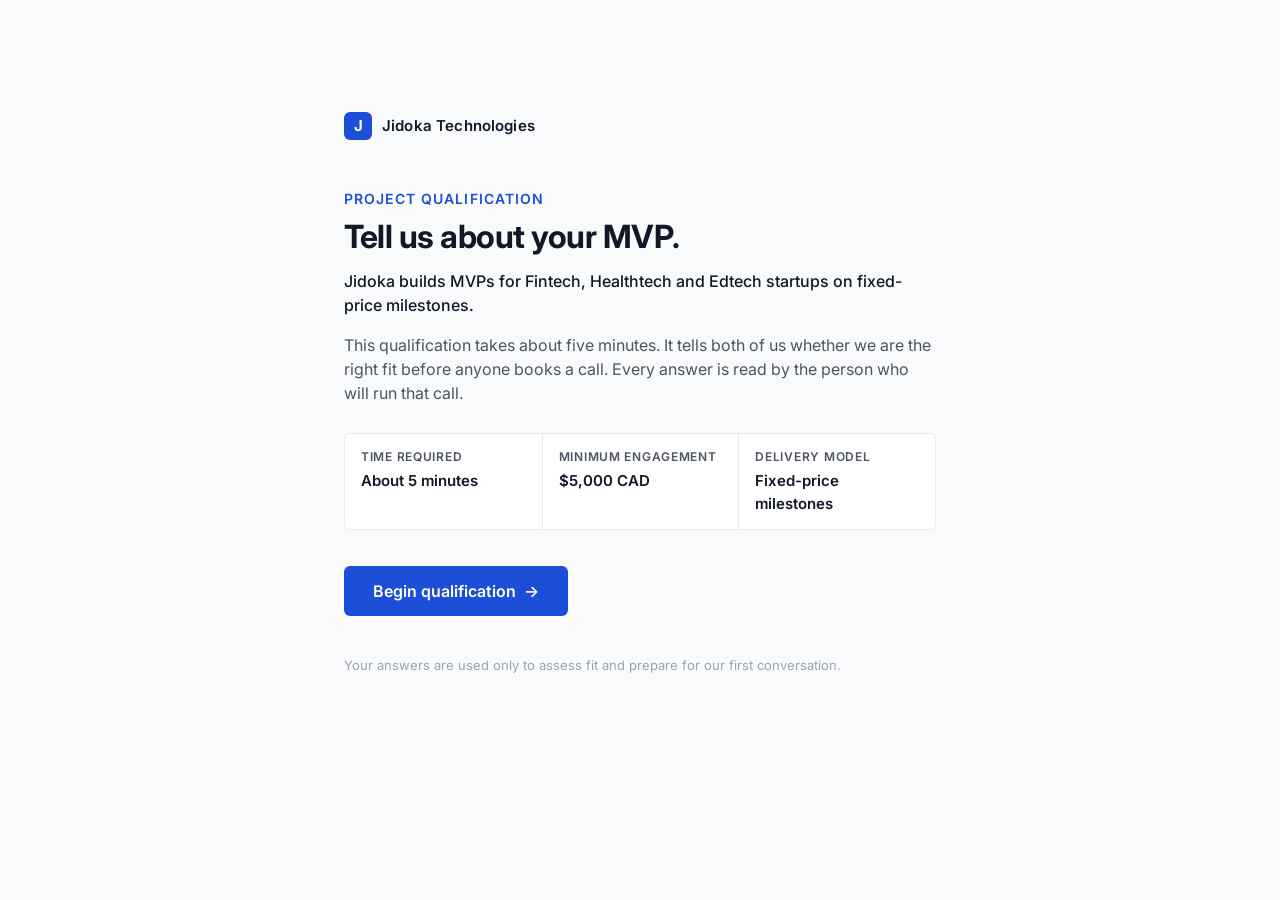
<file: index.html>
<!DOCTYPE html>
<html lang="en">
<head>
  <meta charset="UTF-8" />
  <meta name="viewport" content="width=device-width, initial-scale=1.0" />
  <title>Project Qualification — Jidoka Technologies</title>
  <meta name="description" content="Jidoka builds MVPs for Fintech, Healthtech and Edtech startups. Start with a 5-minute project qualification." />
  <link rel="preconnect" href="https://fonts.googleapis.com" />
  <link rel="preconnect" href="https://fonts.gstatic.com" crossorigin />
  <link href="https://fonts.googleapis.com/css2?family=Inter:wght@400;500;600;700&display=swap" rel="stylesheet" />
  <link rel="stylesheet" href="css/styles.css" />
</head>
<body>

  <!-- =========================================================
       PROGRESS BAR
       ========================================================= -->
  <div class="progress" id="progress" aria-hidden="true">
    <div class="progress__track">
      <div class="progress__fill" id="progressFill"></div>
    </div>
    <div class="progress__meta">
      <span class="progress__label" id="progressLabel">Step 1 of 5</span>
      <span class="progress__saved" id="savedIndicator">Saved</span>
    </div>
  </div>
  <div class="sr-only" role="status" aria-live="polite" id="liveRegion"></div>

  <main class="shell">
    <form id="intakeForm" novalidate autocomplete="on">
      <!-- Spam trap: real people never see or fill this -->
      <input type="text" name="_gotcha" id="q-gotcha" tabindex="-1" autocomplete="off" aria-hidden="true" style="position:absolute;left:-9999px;width:1px;height:1px;opacity:0" />

      <!-- =========================================================
           SCREEN 0 — WELCOME
           ========================================================= -->
      <section class="screen welcome is-active" data-screen="0" aria-labelledby="h-welcome" tabindex="-1">
        <div class="fade">
          <div class="brand">
            <span class="brand__mark" aria-hidden="true">J</span>
            <span class="brand__name">Jidoka Technologies</span>
          </div>

          <span class="section-kicker">Project qualification</span>
          <h1 id="h-welcome">Tell us about your MVP.</h1>

          <div class="lede">
            <p>Jidoka builds MVPs for Fintech, Healthtech and Edtech startups on fixed-price milestones.</p>
            <p>This qualification takes about five minutes. It tells both of us whether we are the right fit before anyone books a call. Every answer is read by the person who will run that call.</p>
          </div>

          <dl class="terms" aria-label="Engagement terms">
            <div><dt>Time required</dt><dd>About 5 minutes</dd></div>
            <div><dt>Minimum engagement</dt><dd>$5,000 CAD</dd></div>
            <div><dt>Delivery model</dt><dd>Fixed-price milestones</dd></div>
          </dl>

          <div>
            <button type="button" class="btn btn--primary btn--lg" data-action="start">Begin qualification <span class="arrow" aria-hidden="true">→</span></button>
            <p class="resume-note" id="resumeNote" hidden>
              Your previous answers are saved. <button type="button" data-action="resume">Resume where you left off</button>
            </p>
          </div>

          <p class="fineprint">Your answers are used only to assess fit and prepare for our first conversation.</p>
        </div>
      </section>

      <!-- =========================================================
           SCREEN 1 — CONTACT
           ========================================================= -->
      <section class="screen" data-screen="1" data-step="1" aria-labelledby="h-s1" tabindex="-1">
        <div class="fade">
          <header class="section-head">
            <span class="section-kicker">01 · Contact</span>
            <h2 id="h-s1">Who are we speaking with?</h2>
          </header>

          <div class="question" data-question="name" data-required="true" data-type="text">
            <label class="question__label" for="q-name">Full name<span class="req" aria-hidden="true">*</span></label>
            <div class="question__body">
              <input class="input" id="q-name" name="name" type="text" autocomplete="name" placeholder="Dami Adeyemi" aria-required="true" aria-describedby="err-name" />
            </div>
            <div class="error" id="err-name" role="alert"><span>Required.</span></div>
          </div>

          <div class="question" data-question="role" data-required="true" data-type="text">
            <label class="question__label" for="q-role">Role / title<span class="req" aria-hidden="true">*</span></label>
            <div class="question__body">
              <input class="input" id="q-role" name="role" type="text" autocomplete="organization-title" placeholder="Co-founder &amp; CEO" aria-required="true" aria-describedby="err-role" />
            </div>
            <div class="error" id="err-role" role="alert"><span>Required.</span></div>
          </div>

          <div class="question" data-question="email" data-required="true" data-type="email">
            <label class="question__label" for="q-email">Work email<span class="req" aria-hidden="true">*</span></label>
            <div class="question__body">
              <input class="input" id="q-email" name="email" type="email" inputmode="email" autocomplete="email" placeholder="dami@company.com" aria-required="true" aria-describedby="err-email" />
            </div>
            <div class="error" id="err-email" role="alert"><span>Enter a valid email address.</span></div>
          </div>

          <div class="question" data-question="company" data-required="true" data-type="text">
            <label class="question__label" for="q-company">Company name<span class="req" aria-hidden="true">*</span></label>
            <div class="question__body">
              <input class="input" id="q-company" name="company" type="text" autocomplete="organization" placeholder="Tallyspring Inc." aria-required="true" aria-describedby="err-company" />
            </div>
            <div class="error" id="err-company" role="alert"><span>Required.</span></div>
          </div>

          <div class="question" data-question="source" data-type="select">
            <label class="question__label" for="q-source">How did you hear about Jidoka?<span class="opt">Optional</span></label>
            <div class="question__body">
              <select class="select" id="q-source" name="source">
                <option value="">Select…</option>
                <option>Referral or past client</option>
                <option>LinkedIn</option>
                <option>Search engine</option>
                <option>Newsletter or article</option>
                <option>Lead magnet (checklist, calculator)</option>
                <option>Agency directory</option>
                <option>Other</option>
              </select>
            </div>
          </div>

          <div class="nav">
            <button type="button" class="btn btn--ghost" data-action="back">← Back</button>
            <span class="kbd-hint">or press <kbd>Enter ↵</kbd></span>
            <button type="button" class="btn btn--primary" data-action="next">Continue <span class="arrow" aria-hidden="true">→</span></button>
          </div>
        </div>
      </section>

      <!-- =========================================================
           SCREEN 2 — FIT CHECK (THE GATEKEEPERS)
           ========================================================= -->
      <section class="screen" data-screen="2" data-step="2" data-gate="true" aria-labelledby="h-s2" tabindex="-1">
        <div class="fade">
          <header class="section-head">
            <span class="section-kicker">02 · Fit check</span>
            <h2 id="h-s2">Three questions that decide fit.</h2>
            <p class="helper">We work in a narrow lane so we can deliver well inside it. Answer accurately; there is no advantage in stretching.</p>
          </header>

          <div class="question" data-question="industry" data-required="true" data-type="select">
            <label class="question__label" for="q-industry">Industry<span class="req" aria-hidden="true">*</span></label>
            <div class="question__body">
              <select class="select" id="q-industry" name="industry" aria-required="true" aria-describedby="err-industry">
                <option value="">Select industry…</option>
                <option value="Fintech">Fintech</option>
                <option value="Healthtech">Healthtech</option>
                <option value="Edtech">Edtech</option>
                <option value="Other">Other</option>
              </select>
            </div>
            <div class="error" id="err-industry" role="alert"><span>Select an industry.</span></div>
          </div>

          <div class="question" data-question="projectType" data-required="true" data-type="select">
            <label class="question__label" for="q-projectType">Project type<span class="req" aria-hidden="true">*</span></label>
            <div class="question__body">
              <select class="select" id="q-projectType" name="projectType" aria-required="true" aria-describedby="err-projectType">
                <option value="">Select project type…</option>
                <option value="New MVP">New MVP</option>
                <option value="Legacy PHP">Legacy PHP</option>
                <option value="Crypto/Blockchain">Crypto/Blockchain</option>
                <option value="Other">Other</option>
              </select>
            </div>
            <div class="error" id="err-projectType" role="alert"><span>Select a project type.</span></div>
          </div>

          <div class="question" data-question="budget" data-required="true" data-type="select">
            <label class="question__label" for="q-budget">Budget<span class="req" aria-hidden="true">*</span>
              <span class="question__aside">The amount set aside for this build, in Canadian dollars.</span>
            </label>
            <div class="question__body">
              <select class="select" id="q-budget" name="budget" aria-required="true" aria-describedby="err-budget">
                <option value="">Select budget range…</option>
                <option value="Under $5,000 CAD">Under $5,000 CAD</option>
                <option value="$5,000–$15,000 CAD">$5,000–$15,000 CAD</option>
                <option value="$15,000+ CAD">$15,000+ CAD</option>
              </select>
            </div>
            <div class="error" id="err-budget" role="alert"><span>Select a budget range.</span></div>
          </div>

          <div class="nav">
            <button type="button" class="btn btn--ghost" data-action="back">← Back</button>
            <button type="button" class="btn btn--primary" data-action="next">Continue <span class="arrow" aria-hidden="true">→</span></button>
          </div>
        </div>
      </section>

      <!-- =========================================================
           SCREEN 3 — THE PROBLEM
           ========================================================= -->
      <section class="screen" data-screen="3" data-step="3" aria-labelledby="h-s3" tabindex="-1">
        <div class="fade">
          <header class="section-head">
            <span class="section-kicker">03 · The problem</span>
            <h2 id="h-s3">What needs solving, and why now?</h2>
          </header>

          <div class="question" data-question="problem" data-required="true" data-type="text">
            <label class="question__label" for="q-problem">The problem<span class="req" aria-hidden="true">*</span>
              <span class="question__aside">What is broken today, who feels it, and what is prompting you to act now?</span>
            </label>
            <div class="question__body">
              <textarea class="textarea" id="q-problem" name="problem" rows="4" placeholder="Freelancers can't see next month's cash flow. A credit-union pilot starts in January and we need a working product for it." aria-required="true" aria-describedby="err-problem"></textarea>
            </div>
            <div class="error" id="err-problem" role="alert"><span>Required.</span></div>
          </div>

          <fieldset class="question" data-question="currentSolution" data-required="true" data-type="single">
            <legend class="question__label" id="lbl-current">Current solution<span class="req" aria-hidden="true">*</span></legend>
            <div class="question__body">
              <div class="cards cards--stack" role="radiogroup" aria-labelledby="lbl-current" aria-required="true" aria-describedby="err-currentSolution">
                <button type="button" class="card card--row" role="radio" aria-checked="false" data-value="Manual process">
                  <span class="card__text"><span class="card__title">Manual process</span><span class="card__desc">Spreadsheets, email, documents</span></span>
                  <span class="card__check" aria-hidden="true"><svg viewBox="0 0 12 12"><path d="M2 6.5 L5 9 L10 3"/></svg></span>
                </button>
                <button type="button" class="card card--row" role="radio" aria-checked="false" data-value="Off-the-shelf tool">
                  <span class="card__text"><span class="card__title">Off-the-shelf tool</span><span class="card__desc">A SaaS product that no longer fits</span></span>
                  <span class="card__check" aria-hidden="true"><svg viewBox="0 0 12 12"><path d="M2 6.5 L5 9 L10 3"/></svg></span>
                </button>
                <button type="button" class="card card--row" role="radio" aria-checked="false" data-value="Existing in-house product">
                  <span class="card__text"><span class="card__title">Existing in-house product</span><span class="card__desc">A prototype or v0 we want to replace</span></span>
                  <span class="card__check" aria-hidden="true"><svg viewBox="0 0 12 12"><path d="M2 6.5 L5 9 L10 3"/></svg></span>
                </button>
                <button type="button" class="card card--row" role="radio" aria-checked="false" data-value="Nothing yet">
                  <span class="card__text"><span class="card__title">Nothing yet</span><span class="card__desc">A new product for a new market</span></span>
                  <span class="card__check" aria-hidden="true"><svg viewBox="0 0 12 12"><path d="M2 6.5 L5 9 L10 3"/></svg></span>
                </button>
                <button type="button" class="card card--row" role="radio" aria-checked="false" data-value="Other" data-reveal="reveal-other" aria-controls="reveal-other">
                  <span class="card__text"><span class="card__title">Other</span><span class="card__desc">Describe it below</span></span>
                  <span class="card__check" aria-hidden="true"><svg viewBox="0 0 12 12"><path d="M2 6.5 L5 9 L10 3"/></svg></span>
                </button>
              </div>
              <div class="reveal" id="reveal-other" aria-hidden="true">
                <div class="reveal__inner">
                  <label class="sr-only" for="q-currentSolutionOther">Describe your current solution.</label>
                  <input class="input" id="q-currentSolutionOther" name="currentSolutionOther" type="text" placeholder="Describe your current solution." tabindex="-1" />
                </div>
              </div>
            </div>
            <div class="error" id="err-currentSolution" role="alert"><span>Select one.</span></div>
          </fieldset>

          <div class="question" data-question="sixMonths" data-required="true" data-type="text">
            <label class="question__label" for="q-sixMonths">6-month vision<span class="req" aria-hidden="true">*</span>
              <span class="question__aside">If the MVP works, what is measurably different six months after launch?</span>
            </label>
            <div class="question__body">
              <textarea class="textarea" id="q-sixMonths" name="sixMonths" rows="3" placeholder="50 freelancers using it weekly in the pilot; seed round closed on the back of the results." aria-describedby="err-sixMonths"></textarea>
            </div>
            <div class="error" id="err-sixMonths" role="alert"><span>Required.</span></div>
          </div>

          <div class="nav">
            <button type="button" class="btn btn--ghost" data-action="back">← Back</button>
            <button type="button" class="btn btn--primary" data-action="next">Continue <span class="arrow" aria-hidden="true">→</span></button>
          </div>
        </div>
      </section>

      <!-- =========================================================
           SCREEN 4 — SCOPE
           ========================================================= -->
      <section class="screen" data-screen="4" data-step="4" aria-labelledby="h-s4" tabindex="-1">
        <div class="fade">
          <header class="section-head">
            <span class="section-kicker">04 · Scope</span>
            <h2 id="h-s4">What does version one need to do?</h2>
          </header>

          <fieldset class="question" data-question="platform" data-required="true" data-type="single">
            <legend class="question__label" id="lbl-platform">Platform<span class="req" aria-hidden="true">*</span></legend>
            <div class="question__body">
              <div class="cards cards--4" role="radiogroup" aria-labelledby="lbl-platform" aria-required="true" aria-describedby="err-platform">
                <button type="button" class="card card--tile" role="radio" aria-checked="false" data-value="Web app"><span class="card__title">Web app</span><span class="card__check" aria-hidden="true"><svg viewBox="0 0 12 12"><path d="M2 6.5 L5 9 L10 3"/></svg></span></button>
                <button type="button" class="card card--tile" role="radio" aria-checked="false" data-value="Mobile app"><span class="card__title">Mobile app</span><span class="card__check" aria-hidden="true"><svg viewBox="0 0 12 12"><path d="M2 6.5 L5 9 L10 3"/></svg></span></button>
                <button type="button" class="card card--tile" role="radio" aria-checked="false" data-value="Web and mobile"><span class="card__title">Web and mobile</span><span class="card__check" aria-hidden="true"><svg viewBox="0 0 12 12"><path d="M2 6.5 L5 9 L10 3"/></svg></span></button>
                <button type="button" class="card card--tile" role="radio" aria-checked="false" data-value="Not decided"><span class="card__title">Not decided</span><span class="card__check" aria-hidden="true"><svg viewBox="0 0 12 12"><path d="M2 6.5 L5 9 L10 3"/></svg></span></button>
              </div>
            </div>
            <div class="error" id="err-platform" role="alert"><span>Select one.</span></div>
          </fieldset>

          <fieldset class="question" data-question="features" data-required="true" data-type="multi">
            <legend class="question__label" id="lbl-features">Features<span class="req" aria-hidden="true">*</span><span class="opt">Select all that apply</span></legend>
            <div class="question__body">
              <div class="cards cards--3" role="group" aria-labelledby="lbl-features" aria-describedby="err-features">
                <button type="button" class="card card--tile" role="checkbox" aria-checked="false" data-value="User accounts &amp; roles"><span class="card__title">User accounts &amp; roles</span><span class="card__check" aria-hidden="true"><svg viewBox="0 0 12 12"><path d="M2 6.5 L5 9 L10 3"/></svg></span></button>
                <button type="button" class="card card--tile" role="checkbox" aria-checked="false" data-value="Payments"><span class="card__title">Payments</span><span class="card__check" aria-hidden="true"><svg viewBox="0 0 12 12"><path d="M2 6.5 L5 9 L10 3"/></svg></span></button>
                <button type="button" class="card card--tile" role="checkbox" aria-checked="false" data-value="KYC / identity verification"><span class="card__title">KYC / identity verification</span><span class="card__check" aria-hidden="true"><svg viewBox="0 0 12 12"><path d="M2 6.5 L5 9 L10 3"/></svg></span></button>
                <button type="button" class="card card--tile" role="checkbox" aria-checked="false" data-value="Bank / data sync"><span class="card__title">Bank / data sync</span><span class="card__check" aria-hidden="true"><svg viewBox="0 0 12 12"><path d="M2 6.5 L5 9 L10 3"/></svg></span></button>
                <button type="button" class="card card--tile" role="checkbox" aria-checked="false" data-value="Dashboard"><span class="card__title">Dashboard</span><span class="card__check" aria-hidden="true"><svg viewBox="0 0 12 12"><path d="M2 6.5 L5 9 L10 3"/></svg></span></button>
                <button type="button" class="card card--tile" role="checkbox" aria-checked="false" data-value="Reporting &amp; analytics"><span class="card__title">Reporting &amp; analytics</span><span class="card__check" aria-hidden="true"><svg viewBox="0 0 12 12"><path d="M2 6.5 L5 9 L10 3"/></svg></span></button>
                <button type="button" class="card card--tile" role="checkbox" aria-checked="false" data-value="Scheduling &amp; bookings"><span class="card__title">Scheduling &amp; bookings</span><span class="card__check" aria-hidden="true"><svg viewBox="0 0 12 12"><path d="M2 6.5 L5 9 L10 3"/></svg></span></button>
                <button type="button" class="card card--tile" role="checkbox" aria-checked="false" data-value="Messaging"><span class="card__title">Messaging</span><span class="card__check" aria-hidden="true"><svg viewBox="0 0 12 12"><path d="M2 6.5 L5 9 L10 3"/></svg></span></button>
                <button type="button" class="card card--tile" role="checkbox" aria-checked="false" data-value="Notifications"><span class="card__title">Notifications</span><span class="card__check" aria-hidden="true"><svg viewBox="0 0 12 12"><path d="M2 6.5 L5 9 L10 3"/></svg></span></button>
                <button type="button" class="card card--tile" role="checkbox" aria-checked="false" data-value="Document uploads"><span class="card__title">Document uploads</span><span class="card__check" aria-hidden="true"><svg viewBox="0 0 12 12"><path d="M2 6.5 L5 9 L10 3"/></svg></span></button>
                <button type="button" class="card card--tile" role="checkbox" aria-checked="false" data-value="Admin panel"><span class="card__title">Admin panel</span><span class="card__check" aria-hidden="true"><svg viewBox="0 0 12 12"><path d="M2 6.5 L5 9 L10 3"/></svg></span></button>
                <button type="button" class="card card--tile" role="checkbox" aria-checked="false" data-value="Content / courses"><span class="card__title">Content / courses</span><span class="card__check" aria-hidden="true"><svg viewBox="0 0 12 12"><path d="M2 6.5 L5 9 L10 3"/></svg></span></button>
                <button type="button" class="card card--tile" role="checkbox" aria-checked="false" data-value="Telehealth / video"><span class="card__title">Telehealth / video</span><span class="card__check" aria-hidden="true"><svg viewBox="0 0 12 12"><path d="M2 6.5 L5 9 L10 3"/></svg></span></button>
                <button type="button" class="card card--tile" role="checkbox" aria-checked="false" data-value="AI features"><span class="card__title">AI features</span><span class="card__check" aria-hidden="true"><svg viewBox="0 0 12 12"><path d="M2 6.5 L5 9 L10 3"/></svg></span></button>
                <button type="button" class="card card--tile" role="checkbox" aria-checked="false" data-value="Other" data-reveal="reveal-feature-other" aria-controls="reveal-feature-other"><span class="card__title">Other</span><span class="card__check" aria-hidden="true"><svg viewBox="0 0 12 12"><path d="M2 6.5 L5 9 L10 3"/></svg></span></button>
              </div>
              <div class="reveal" id="reveal-feature-other" aria-hidden="true">
                <div class="reveal__inner">
                  <label class="sr-only" for="q-featuresOther">Other features</label>
                  <input class="input" id="q-featuresOther" name="featuresOther" type="text" placeholder="List any other features." tabindex="-1" />
                </div>
              </div>
              <div class="counter" id="featureCounter" aria-live="polite">No features selected.</div>
            </div>
            <div class="error" id="err-features" role="alert"><span>Select at least one feature.</span></div>
          </fieldset>

          <div class="question" data-question="mustHave" data-required="true" data-type="text">
            <label class="question__label" for="q-mustHave">Launch must-have<span class="req" aria-hidden="true">*</span>
              <span class="question__aside">If v1 could ship with only one capability, which would it be?</span>
            </label>
            <div class="question__body">
              <input class="input" id="q-mustHave" name="mustHave" type="text" placeholder="Cash-flow forecast" aria-required="true" aria-describedby="err-mustHave" list="featureList" />
              <datalist id="featureList"></datalist>
            </div>
            <div class="error" id="err-mustHave" role="alert"><span>Required.</span></div>
          </div>

          <div class="question" data-question="integrations" data-type="text">
            <label class="question__label" for="q-integrations">Required integrations<span class="opt">Optional</span></label>
            <div class="question__body">
              <input class="input" id="q-integrations" name="integrations" type="text" placeholder="Plaid, Stripe, QuickBooks, an EHR, an LMS…" />
            </div>
          </div>

          <fieldset class="question" data-question="compliance" data-type="multi">
            <legend class="question__label" id="lbl-compliance">Compliance requirements<span class="opt">Select all that apply</span></legend>
            <div class="question__body">
              <div class="cards cards--3" role="group" aria-labelledby="lbl-compliance">
                <button type="button" class="card card--tile" role="checkbox" aria-checked="false" data-value="PCI DSS" data-industries="Fintech"><span class="card__title">PCI DSS</span><span class="card__check" aria-hidden="true"><svg viewBox="0 0 12 12"><path d="M2 6.5 L5 9 L10 3"/></svg></span></button>
                <button type="button" class="card card--tile" role="checkbox" aria-checked="false" data-value="FINTRAC / AML" data-industries="Fintech"><span class="card__title">FINTRAC / AML</span><span class="card__check" aria-hidden="true"><svg viewBox="0 0 12 12"><path d="M2 6.5 L5 9 L10 3"/></svg></span></button>
                <button type="button" class="card card--tile" role="checkbox" aria-checked="false" data-value="PHIPA / HIPAA" data-industries="Healthtech"><span class="card__title">PHIPA / HIPAA</span><span class="card__check" aria-hidden="true"><svg viewBox="0 0 12 12"><path d="M2 6.5 L5 9 L10 3"/></svg></span></button>
                <button type="button" class="card card--tile" role="checkbox" aria-checked="false" data-value="FERPA / student data" data-industries="Edtech"><span class="card__title">FERPA / student data</span><span class="card__check" aria-hidden="true"><svg viewBox="0 0 12 12"><path d="M2 6.5 L5 9 L10 3"/></svg></span></button>
                <button type="button" class="card card--tile" role="checkbox" aria-checked="false" data-value="PIPEDA"><span class="card__title">PIPEDA</span><span class="card__check" aria-hidden="true"><svg viewBox="0 0 12 12"><path d="M2 6.5 L5 9 L10 3"/></svg></span></button>
                <button type="button" class="card card--tile" role="checkbox" aria-checked="false" data-value="SOC 2"><span class="card__title">SOC 2</span><span class="card__check" aria-hidden="true"><svg viewBox="0 0 12 12"><path d="M2 6.5 L5 9 L10 3"/></svg></span></button>
                <button type="button" class="card card--tile" role="checkbox" aria-checked="false" data-value="None" data-exclusive="true"><span class="card__title">None</span><span class="card__check" aria-hidden="true"><svg viewBox="0 0 12 12"><path d="M2 6.5 L5 9 L10 3"/></svg></span></button>
                <button type="button" class="card card--tile" role="checkbox" aria-checked="false" data-value="Not sure" data-exclusive="true"><span class="card__title">Not sure</span><span class="card__check" aria-hidden="true"><svg viewBox="0 0 12 12"><path d="M2 6.5 L5 9 L10 3"/></svg></span></button>
              </div>
            </div>
          </fieldset>

          <div class="nav">
            <button type="button" class="btn btn--ghost" data-action="back">← Back</button>
            <button type="button" class="btn btn--primary" data-action="next">Continue <span class="arrow" aria-hidden="true">→</span></button>
          </div>
        </div>
      </section>

      <!-- =========================================================
           SCREEN 5 — TIMELINE & DECISION
           ========================================================= -->
      <section class="screen" data-screen="5" data-step="5" aria-labelledby="h-s5" tabindex="-1">
        <div class="fade">
          <header class="section-head">
            <span class="section-kicker">05 · Timeline &amp; decision</span>
            <h2 id="h-s5">When, who decides, and how we work.</h2>
          </header>

          <fieldset class="question" data-question="timeline" data-required="true" data-type="single">
            <legend class="question__label" id="lbl-timeline">Timeline<span class="req" aria-hidden="true">*</span></legend>
            <div class="question__body">
              <div class="cards cards--stack" role="radiogroup" aria-labelledby="lbl-timeline" aria-required="true" aria-describedby="err-timeline">
                <button type="button" class="card card--row" role="radio" aria-checked="false" data-value="ASAP">
                  <span class="card__text"><span class="card__title">ASAP</span><span class="card__desc">Live in under four weeks</span></span>
                  <span class="card__check" aria-hidden="true"><svg viewBox="0 0 12 12"><path d="M2 6.5 L5 9 L10 3"/></svg></span>
                </button>
                <button type="button" class="card card--row" role="radio" aria-checked="false" data-value="1–3 months">
                  <span class="card__text"><span class="card__title">1–3 months</span><span class="card__desc">A defined launch window</span></span>
                  <span class="card__check" aria-hidden="true"><svg viewBox="0 0 12 12"><path d="M2 6.5 L5 9 L10 3"/></svg></span>
                </button>
                <button type="button" class="card card--row" role="radio" aria-checked="false" data-value="3+ months">
                  <span class="card__text"><span class="card__title">3+ months</span><span class="card__desc">Planning ahead</span></span>
                  <span class="card__check" aria-hidden="true"><svg viewBox="0 0 12 12"><path d="M2 6.5 L5 9 L10 3"/></svg></span>
                </button>
              </div>
            </div>
            <div class="error" id="err-timeline" role="alert"><span>Select a timeline.</span></div>
          </fieldset>

          <div class="question" data-question="hardDate" data-type="text">
            <label class="question__label" for="q-hardDate">What date is driving this timeline?<span class="opt">Optional</span>
              <span class="question__aside">A pilot, a fundraise, a launch event, a contract. Leave blank if there is none.</span>
            </label>
            <div class="question__body">
              <input class="input" id="q-hardDate" name="hardDate" type="text" placeholder="Credit-union pilot starts mid-January" />
            </div>
          </div>

          <fieldset class="question" data-question="decisionMakers" data-required="true" data-type="multi">
            <legend class="question__label" id="lbl-decision">Who signs off on this engagement?<span class="req" aria-hidden="true">*</span><span class="opt">Select all that apply</span></legend>
            <div class="question__body">
              <div class="cards cards--2" role="group" aria-labelledby="lbl-decision" aria-describedby="err-decisionMakers">
                <button type="button" class="card card--row" role="checkbox" aria-checked="false" data-value="Founder / CEO"><span class="card__text"><span class="card__title">Founder / CEO</span></span><span class="card__check" aria-hidden="true"><svg viewBox="0 0 12 12"><path d="M2 6.5 L5 9 L10 3"/></svg></span></button>
                <button type="button" class="card card--row" role="checkbox" aria-checked="false" data-value="CTO / Technical co-founder"><span class="card__text"><span class="card__title">CTO / Technical co-founder</span></span><span class="card__check" aria-hidden="true"><svg viewBox="0 0 12 12"><path d="M2 6.5 L5 9 L10 3"/></svg></span></button>
                <button type="button" class="card card--row" role="checkbox" aria-checked="false" data-value="Other C-level (CFO, COO)"><span class="card__text"><span class="card__title">Other C-level (CFO, COO)</span></span><span class="card__check" aria-hidden="true"><svg viewBox="0 0 12 12"><path d="M2 6.5 L5 9 L10 3"/></svg></span></button>
                <button type="button" class="card card--row" role="checkbox" aria-checked="false" data-value="Board / investors"><span class="card__text"><span class="card__title">Board / investors</span></span><span class="card__check" aria-hidden="true"><svg viewBox="0 0 12 12"><path d="M2 6.5 L5 9 L10 3"/></svg></span></button>
                <button type="button" class="card card--row" role="checkbox" aria-checked="false" data-value="Product or department lead"><span class="card__text"><span class="card__title">Product or department lead</span></span><span class="card__check" aria-hidden="true"><svg viewBox="0 0 12 12"><path d="M2 6.5 L5 9 L10 3"/></svg></span></button>
                <button type="button" class="card card--row" role="checkbox" aria-checked="false" data-value="Not sure" data-exclusive="true"><span class="card__text"><span class="card__title">Not sure</span></span><span class="card__check" aria-hidden="true"><svg viewBox="0 0 12 12"><path d="M2 6.5 L5 9 L10 3"/></svg></span></button>
              </div>
            </div>
            <div class="error" id="err-decisionMakers" role="alert"><span>Select at least one.</span></div>
          </fieldset>

          <div class="question" data-question="decisionNames" data-type="text">
            <label class="question__label" for="q-decisionNames">Names of the decision makers<span class="opt">Optional</span></label>
            <div class="question__body">
              <input class="input" id="q-decisionNames" name="decisionNames" type="text" placeholder="Dami Adeyemi (CEO), Tobi Lawal (CTO)" />
            </div>
          </div>

          <fieldset class="question" data-question="engagement" data-required="true" data-type="single">
            <legend class="question__label" id="lbl-engagement">How do you expect to engage?<span class="req" aria-hidden="true">*</span>
              <span class="question__aside">We scope in a short discovery, then build on fixed-price milestones.</span>
            </legend>
            <div class="question__body">
              <div class="cards cards--stack" role="radiogroup" aria-labelledby="lbl-engagement" aria-required="true" aria-describedby="err-engagement">
                <button type="button" class="card card--row" role="radio" aria-checked="false" data-value="Discovery, then fixed-price milestones">
                  <span class="card__text"><span class="card__title">Discovery, then fixed-price milestones</span><span class="card__desc">Agree scope first, then price it</span></span>
                  <span class="card__check" aria-hidden="true"><svg viewBox="0 0 12 12"><path d="M2 6.5 L5 9 L10 3"/></svg></span>
                </button>
                <button type="button" class="card card--row" role="radio" aria-checked="false" data-value="Hourly / time and materials">
                  <span class="card__text"><span class="card__title">Hourly / time and materials</span><span class="card__desc">Pay for hours as we go</span></span>
                  <span class="card__check" aria-hidden="true"><svg viewBox="0 0 12 12"><path d="M2 6.5 L5 9 L10 3"/></svg></span>
                </button>
                <button type="button" class="card card--row" role="radio" aria-checked="false" data-value="A quote first">
                  <span class="card__text"><span class="card__title">A quote first</span><span class="card__desc">A fixed price before any discovery</span></span>
                  <span class="card__check" aria-hidden="true"><svg viewBox="0 0 12 12"><path d="M2 6.5 L5 9 L10 3"/></svg></span>
                </button>
              </div>
            </div>
            <div class="error" id="err-engagement" role="alert"><span>Select one.</span></div>
          </fieldset>

          <div class="nav">
            <button type="button" class="btn btn--ghost" data-action="back">← Back</button>
            <button type="button" class="btn btn--primary" data-action="next">Review answers <span class="arrow" aria-hidden="true">→</span></button>
          </div>
        </div>
      </section>

      <!-- =========================================================
           SCREEN 6 — REVIEW & SUBMIT
           ========================================================= -->
      <section class="screen closing" data-screen="6" aria-labelledby="h-s6" tabindex="-1">
        <div class="fade">
          <header class="section-head">
            <span class="section-kicker">Review</span>
            <h2 id="h-s6">Confirm and submit<span id="closingName"></span>.</h2>
            <p class="helper">Check your answers below. Use <strong>Edit</strong> to change any of them before you submit.</p>
          </header>

          <dl class="summary" id="summaryList"></dl>

          <div class="closing-actions">
            <button type="button" class="btn btn--primary btn--lg" data-action="submit" id="submitBtn">Submit for review <span class="arrow" aria-hidden="true">→</span></button>
            <button type="button" class="btn btn--ghost" data-action="back">← Back</button>
          </div>

          <div class="sent-state" id="sentState" role="status">
            <span class="tick" aria-hidden="true"><svg viewBox="0 0 14 14"><path d="M2.5 7.5 L6 10.5 L11.5 3.5"/></svg></span>
            <span id="sentMessage">Submitted.</span>
          </div>
          <p class="next-step" id="nextStep" hidden></p>
          <p class="booking" id="bookingWrap" hidden>
            <a class="btn btn--primary" id="bookingLink" href="#" target="_blank" rel="noopener">Book your 20-minute fit call <span class="arrow" aria-hidden="true">→</span></a>
          </p>
        </div>
      </section>

      <!-- =========================================================
           SCREEN 7 — NO FIT (TOLLGATE TERMINATION)
           ========================================================= -->
      <section class="screen nofit" data-screen="7" aria-labelledby="h-s7" tabindex="-1">
        <div class="fade">
          <div class="brand">
            <span class="brand__mark" aria-hidden="true">J</span>
            <span class="brand__name">Jidoka Technologies</span>
          </div>
          <span class="section-kicker section-kicker--error">Qualification closed</span>
          <h1 id="h-s7">Thank you for your interest.</h1>
          <p class="nofit__message" id="nofitMessage"></p>
          <p class="helper">This decision is based only on our current service capability. It is not a judgement of your project.</p>
          <p class="resume-note">
            Selected the wrong option? <button type="button" data-action="review-gates">Review your fit-check answers</button>
          </p>
        </div>
      </section>

    </form>
  </main>

  <script src="js/shared.js"></script>
  <script src="js/app.js"></script>
</body>
</html>
</file>
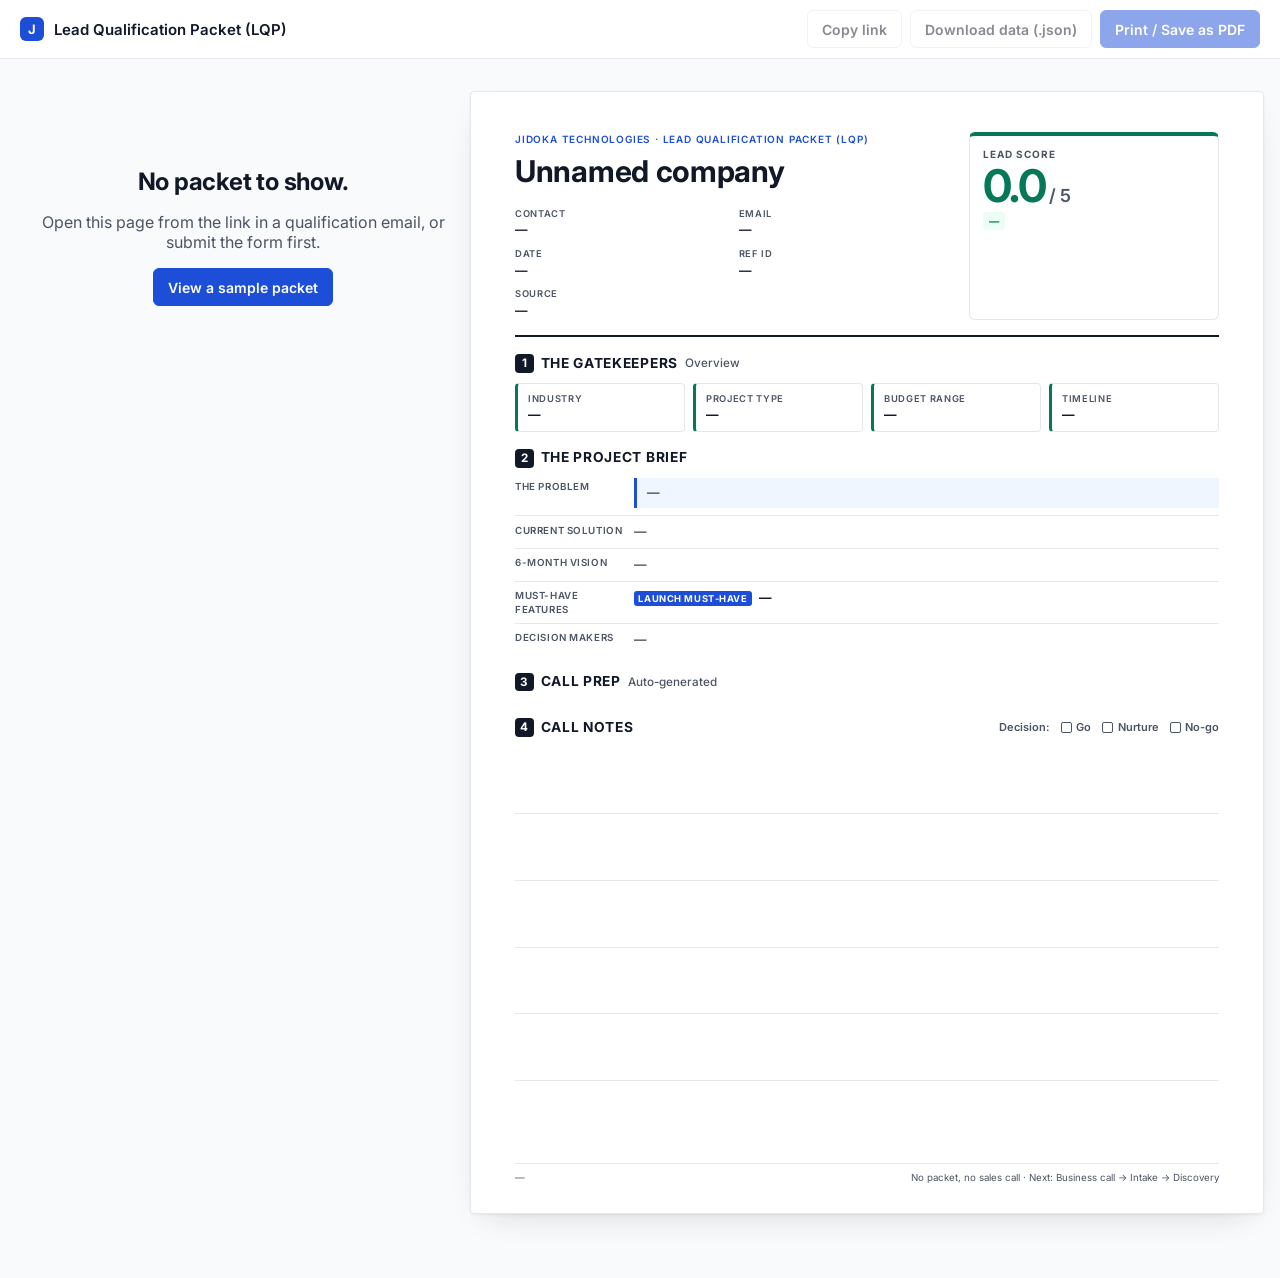
<file: profile.html>
<!DOCTYPE html>
<html lang="en">
<head>
  <meta charset="UTF-8" />
  <meta name="viewport" content="width=device-width, initial-scale=1.0" />
  <meta name="robots" content="noindex, nofollow" />
  <title>Lead Qualification Packet (LQP) — Jidoka</title>
  <link rel="preconnect" href="https://fonts.googleapis.com" />
  <link rel="preconnect" href="https://fonts.gstatic.com" crossorigin />
  <link href="https://fonts.googleapis.com/css2?family=Inter:wght@400;500;600;700&display=swap" rel="stylesheet" />
  <link rel="stylesheet" href="css/profile.css" />
</head>
<body>

  <!-- Toolbar (hidden when printing) -->
  <header class="toolbar" role="toolbar" aria-label="Packet actions">
    <div class="toolbar__title">
      <span class="dot" aria-hidden="true">J</span>
      Lead Qualification Packet (LQP)
    </div>
    <div class="toolbar__actions">
      <button type="button" class="tbtn" id="copyLink">Copy link</button>
      <button type="button" class="tbtn" id="downloadJson">Download data (.json)</button>
      <button type="button" class="tbtn tbtn--primary" id="printBtn">Print / Save as PDF</button>
    </div>
  </header>

  <main class="stage" id="stage">
    <!-- Empty / error state -->
    <section class="empty" id="emptyState" hidden>
      <h1>No packet to show.</h1>
      <p id="emptyMsg">Open this page from the link in a qualification email, or submit the form first.</p>
      <p><a class="tbtn tbtn--primary" href="?sample=1">View a sample packet</a></p>
    </section>

    <!-- The one-page packet -->
    <article class="sheet" id="sheet" hidden aria-label="Lead Qualification Packet">
      <header class="hero">
        <div class="hero__main">
          <div class="hero__kicker">Jidoka Technologies · Lead Qualification Packet (LQP)</div>
          <h1 class="hero__title" id="pCompany">Unnamed company</h1>
          <dl class="hero__meta">
            <div><dt>Contact</dt><dd id="pContact">—</dd></div>
            <div><dt>Email</dt><dd id="pEmail">—</dd></div>
            <div><dt>Date</dt><dd id="pDate">—</dd></div>
            <div><dt>Ref ID</dt><dd id="pRef">—</dd></div>
            <div class="hero__meta-wide"><dt>Source</dt><dd id="pSource">—</dd></div>
          </dl>
        </div>

        <div class="score" id="pScoreBox">
          <div class="score__label">Lead score</div>
          <div class="score__value"><span id="pScore">0.0</span><span class="score__max"> / 5</span></div>
          <div class="score__verdict" id="pVerdict">—</div>
          <table class="scorecard" aria-label="Score breakdown">
            <tbody id="pScorecard"></tbody>
          </table>
        </div>
      </header>

      <section class="block" aria-labelledby="h-gates">
        <h2 id="h-gates"><span class="num">1</span> The Gatekeepers <span class="h-sub">Overview</span></h2>
        <div class="gates">
          <div class="tile"><span class="tile__label">Industry</span><span class="tile__value" id="pIndustry">—</span></div>
          <div class="tile"><span class="tile__label">Project Type</span><span class="tile__value" id="pProjectType">—</span></div>
          <div class="tile"><span class="tile__label">Budget Range</span><span class="tile__value" id="pBudget">—</span></div>
          <div class="tile"><span class="tile__label">Timeline</span><span class="tile__value" id="pTimeline">—</span><span class="tile__sub" id="pHardDate"></span></div>
        </div>
      </section>

      <section class="block" aria-labelledby="h-brief">
        <h2 id="h-brief"><span class="num">2</span> The Project Brief</h2>
        <dl class="brief">
          <dt>The Problem</dt><dd><blockquote class="quote" id="pProblem">—</blockquote></dd>
          <dt>Current Solution</dt><dd id="pCurrent">—</dd>
          <dt>6-Month Vision</dt><dd id="pVision">—</dd>
          <dt>Must-have Features</dt>
          <dd class="brief__features">
            <div class="mvp"><span class="mvp__label">Launch must-have</span> <span class="mvp__value" id="pMustHave">—</span></div>
            <div class="chips" id="pFeatures"></div>
            <div class="scope" id="pScope"></div>
          </dd>
          <dt>Decision Makers</dt><dd id="pDecision">—</dd>
        </dl>
      </section>

      <section class="block prep" aria-labelledby="h-prep">
        <h2 id="h-prep"><span class="num">3</span> Call Prep <span class="h-sub">Auto-generated</span></h2>
        <ul id="pPrep"></ul>
      </section>

      <section class="block notes" aria-labelledby="h-notes">
        <h2 id="h-notes"><span class="num">4</span> Call Notes
          <span class="decision" aria-label="Decision after the call">Decision: <span class="box"></span> Go <span class="box"></span> Nurture <span class="box"></span> No-go</span>
        </h2>
        <div class="lines" aria-hidden="true"><i></i><i></i><i></i><i></i><i></i></div>
      </section>

      <footer class="foot">
        <span id="pFootRef">—</span>
        <span>No packet, no sales call · Next: Business call → Intake → Discovery</span>
      </footer>
    </article>
  </main>

  <div class="toast" id="toast" role="status" aria-live="polite"></div>

  <script src="js/shared.js"></script>
  <script src="js/profile.js"></script>
</body>
</html>
</file>
<file: css/styles.css>
/* =========================================================
   DESIGN TOKENS — Jidoka B2B
   ========================================================= */
:root {
  --bg-base: #F9FAFB;
  --bg-card: #FFFFFF;
  --border: #E5E7EB;
  --border-strong: #D1D5DB;
  --text-primary: #111827;
  --text-secondary: #4B5563;
  --text-muted: #9CA3AF;
  --accent: #1D4ED8;
  --accent-hover: #1E40AF;
  --accent-tint: #EFF6FF;
  --accent-ring: rgba(29, 78, 216, 0.18);
  --error: #B91C1C;
  --error-tint: #FEF2F2;
  --success: #047857;
  --success-tint: #ECFDF5;

  --radius-sm: 4px;
  --radius-md: 6px;

  --space-section: 40px;
  --space-question: 28px;
  --space-card: 8px;

  --fs-body: 16px;
  --fs-h2: 24px;
  --fs-h1: 32px;
  --fs-label: 14px;
  --fs-small: 14px;

  --font: "Inter", system-ui, -apple-system, "Segoe UI", Roboto, "Helvetica Neue", Arial, sans-serif;
}

*, *::before, *::after { box-sizing: border-box; }

html, body {
  margin: 0;
  padding: 0;
  background: var(--bg-base);
  color: var(--text-primary);
  font-family: var(--font);
  font-size: var(--fs-body);
  line-height: 1.5;
  -webkit-font-smoothing: antialiased;
  -moz-osx-font-smoothing: grayscale;
}

body { min-height: 100vh; overflow-x: hidden; }

/* =========================================================
   PROGRESS BAR
   ========================================================= */
.progress {
  position: fixed;
  top: 0; left: 0; right: 0;
  z-index: 50;
  background: var(--bg-card);
  border-bottom: 1px solid var(--border);
  opacity: 0;
  visibility: hidden;
  transition: opacity 0.2s ease, visibility 0.2s ease;
}
.progress.is-visible { opacity: 1; visibility: visible; }

.progress__track { height: 3px; width: 100%; background: var(--border); }
.progress__fill {
  height: 100%;
  width: 0%;
  background: var(--accent);
  transition: width 0.3s ease;
}
.progress__meta {
  max-width: 640px;
  margin: 0 auto;
  padding: 10px 24px;
  display: flex;
  align-items: center;
  justify-content: space-between;
  font-size: var(--fs-label);
  color: var(--text-secondary);
}
.progress__label {
  font-weight: 600;
  text-transform: uppercase;
  letter-spacing: 0.06em;
  color: var(--text-primary);
}
.progress__saved {
  display: inline-flex;
  align-items: center;
  gap: 6px;
  opacity: 0;
  transition: opacity 0.2s ease;
}
.progress__saved.is-visible { opacity: 1; }
.progress__saved::before {
  content: "";
  width: 6px; height: 6px;
  border-radius: 50%;
  background: var(--success);
}

/* =========================================================
   LAYOUT + TRANSITIONS (fade only)
   ========================================================= */
.shell {
  max-width: 640px;
  margin: 0 auto;
  padding: 72px 24px;
  min-height: 100vh;
}

.screen { display: none; outline: none; }
.screen.is-active { display: block; }
.screen.is-entering { animation: fadeIn 0.24s ease-out both; }
.screen.is-leaving { animation: fadeOut 0.14s ease-in both; }

@keyframes fadeIn { from { opacity: 0; } to { opacity: 1; } }
@keyframes fadeOut { from { opacity: 1; } to { opacity: 0; } }

/* =========================================================
   TYPOGRAPHY
   ========================================================= */
h1, h2 {
  font-weight: 700;
  line-height: 1.25;
  letter-spacing: -0.015em;
  margin: 0 0 12px;
}
h1 { font-size: var(--fs-h1); }
h2 { font-size: var(--fs-h2); }
p { margin: 0 0 16px; }
.helper {
  font-size: var(--fs-small);
  color: var(--text-secondary);
  line-height: 1.5;
}
.lede { color: var(--text-secondary); }
.lede p:first-child { color: var(--text-primary); font-weight: 500; }

/* =========================================================
   BRAND + SECTION HEADER
   ========================================================= */
.brand {
  display: flex;
  align-items: center;
  gap: 10px;
  margin-bottom: 48px;
}
.brand__mark {
  display: inline-flex;
  align-items: center;
  justify-content: center;
  width: 28px; height: 28px;
  border-radius: var(--radius-md);
  background: var(--accent);
  color: #fff;
  font-weight: 700;
  font-size: 15px;
}
.brand__name { font-weight: 600; font-size: 15px; letter-spacing: 0.01em; }

.section-head {
  margin-bottom: var(--space-section);
  padding-bottom: 20px;
  border-bottom: 1px solid var(--border);
}
.section-head .helper { margin: 8px 0 0; }
.section-kicker {
  display: block;
  font-size: var(--fs-label);
  font-weight: 600;
  text-transform: uppercase;
  letter-spacing: 0.08em;
  color: var(--accent);
  margin-bottom: 8px;
}
.section-kicker--error { color: var(--error); }

/* =========================================================
   QUESTIONS
   ========================================================= */
.question { margin-bottom: var(--space-question); }
.question__label {
  display: block;
  margin: 0;
  font-size: var(--fs-label);
  font-weight: 600;
  text-transform: uppercase;
  letter-spacing: 0.06em;
  color: var(--text-primary);
}
.question__label .req { color: var(--error); margin-left: 2px; }
.question__label .opt {
  font-weight: 500;
  text-transform: none;
  letter-spacing: 0;
  color: var(--text-muted);
  margin-left: 8px;
}
.question__aside {
  display: block;
  font-weight: 400;
  font-size: var(--fs-small);
  text-transform: none;
  letter-spacing: 0;
  color: var(--text-secondary);
  margin-top: 4px;
}
.question__body { margin-top: 10px; }
fieldset.question { border: 0; padding: 0; margin-left: 0; margin-right: 0; min-width: 0; }
fieldset.question legend { padding: 0; }

/* =========================================================
   TEXT INPUTS + SELECTS
   ========================================================= */
.input, .textarea, .select {
  display: block;
  width: 100%;
  font: inherit;
  font-size: var(--fs-body);
  color: var(--text-primary);
  background: var(--bg-card);
  border: 1px solid var(--border-strong);
  border-radius: var(--radius-md);
  padding: 11px 14px;
  transition: border-color 0.15s ease, box-shadow 0.15s ease;
  -webkit-appearance: none;
  appearance: none;
}
.input, .select { min-height: 46px; }
.textarea { min-height: 104px; resize: vertical; }
.select {
  padding-right: 40px;
  cursor: pointer;
  background-image: url("data:image/svg+xml,%3Csvg xmlns='http://www.w3.org/2000/svg' width='12' height='8' viewBox='0 0 12 8'%3E%3Cpath d='M1 1.5l5 5 5-5' fill='none' stroke='%234B5563' stroke-width='1.5'/%3E%3C/svg%3E");
  background-repeat: no-repeat;
  background-position: right 14px center;
}
.input::placeholder, .textarea::placeholder { color: var(--text-muted); }
.input:hover, .textarea:hover, .select:hover { border-color: var(--text-muted); }
.input:focus, .textarea:focus, .select:focus {
  outline: none;
  border-color: var(--accent);
  box-shadow: 0 0 0 3px var(--accent-ring);
}
.question.has-error .input,
.question.has-error .textarea,
.question.has-error .select {
  border-color: var(--error);
  box-shadow: 0 0 0 3px rgba(185, 28, 28, 0.12);
}

/* =========================================================
   OPTION CARDS
   ========================================================= */
.cards { display: grid; gap: var(--space-card); }
.cards--2 { grid-template-columns: repeat(2, minmax(0, 1fr)); }
.cards--3 { grid-template-columns: repeat(3, minmax(0, 1fr)); }
.cards--4 { grid-template-columns: repeat(4, minmax(0, 1fr)); }
.cards--stack { grid-template-columns: 1fr; }

.card {
  position: relative;
  display: flex;
  flex-direction: column;
  align-items: flex-start;
  gap: 4px;
  width: 100%;
  text-align: left;
  font: inherit;
  color: var(--text-primary);
  background: var(--bg-card);
  border: 1px solid var(--border);
  border-radius: var(--radius-md);
  padding: 14px 44px 14px 16px;
  cursor: pointer;
  transition: border-color 0.15s ease, background-color 0.15s ease;
  -webkit-tap-highlight-color: transparent;
  user-select: none;
}
.card[hidden] { display: none; }
.card:hover { border-color: var(--text-muted); }
.card:focus { outline: none; }
.card:focus-visible { outline: 2px solid var(--accent); outline-offset: 2px; }
.card[aria-checked="true"] {
  border-color: var(--accent);
  box-shadow: inset 0 0 0 1px var(--accent);
  background: var(--accent-tint);
}

.card__text { display: flex; flex-direction: column; gap: 2px; min-width: 0; }
.card__title { font-weight: 600; font-size: 15px; line-height: 1.35; }
.card__desc { font-size: var(--fs-small); color: var(--text-secondary); line-height: 1.4; }

.card--row { flex-direction: row; align-items: center; }
.card--tile { justify-content: center; min-height: 56px; }
.card--tile .card__title { font-size: 14px; font-weight: 500; }
.card--tile[aria-checked="true"] .card__title { font-weight: 600; }

/* Check indicator */
.card__check {
  position: absolute;
  top: 50%; right: 14px;
  transform: translateY(-50%);
  width: 18px; height: 18px;
  border-radius: 50%;
  border: 1.5px solid var(--border-strong);
  background: var(--bg-card);
  display: flex;
  align-items: center;
  justify-content: center;
  transition: background-color 0.15s ease, border-color 0.15s ease;
}
.card__check svg {
  width: 10px; height: 10px;
  stroke: #fff;
  stroke-width: 2.5;
  fill: none;
  opacity: 0;
}
.card[role="checkbox"] .card__check { border-radius: var(--radius-sm); }
.card[aria-checked="true"] .card__check { background: var(--accent); border-color: var(--accent); }
.card[aria-checked="true"] .card__check svg { opacity: 1; }

/* Conditional reveal */
.reveal { display: none; margin-top: var(--space-card); }
.reveal.is-open { display: block; animation: fadeIn 0.2s ease-out both; }

/* Selection counter */
.counter {
  margin-top: 10px;
  font-size: var(--fs-small);
  color: var(--text-secondary);
  min-height: 21px;
}
.counter strong { color: var(--accent); font-weight: 600; }

/* =========================================================
   ERROR MESSAGE
   ========================================================= */
.error {
  display: none;
  margin-top: 8px;
  font-size: var(--fs-small);
  font-weight: 500;
  color: var(--error);
}
.question.has-error .error { display: block; }

/* =========================================================
   BUTTONS / NAV
   ========================================================= */
.nav {
  display: flex;
  align-items: center;
  justify-content: space-between;
  gap: 12px;
  margin-top: var(--space-section);
  padding-top: 24px;
  border-top: 1px solid var(--border);
}
.btn {
  display: inline-flex;
  align-items: center;
  justify-content: center;
  gap: 8px;
  min-height: 44px;
  padding: 0 20px;
  font: inherit;
  font-size: 15px;
  font-weight: 600;
  border-radius: var(--radius-md);
  border: 1px solid transparent;
  cursor: pointer;
  transition: background-color 0.15s ease, color 0.15s ease, border-color 0.15s ease;
  -webkit-tap-highlight-color: transparent;
  text-decoration: none;
}
.btn:focus { outline: none; }
.btn:focus-visible { outline: 2px solid var(--accent); outline-offset: 2px; }
.btn--primary { background: var(--accent); color: #fff; }
.btn--primary:hover { background: var(--accent-hover); }
.btn--primary[disabled] { opacity: 0.7; cursor: progress; }
.btn--primary.is-done,
.btn--primary.is-done:hover { background: var(--success); cursor: default; }

.btn--ghost { background: transparent; color: var(--text-secondary); padding: 0 12px; }
.btn--ghost:hover { color: var(--text-primary); background: #F3F4F6; }

.btn--lg { min-height: 50px; padding: 0 28px; font-size: 16px; }

.kbd-hint {
  font-size: 13px;
  color: var(--text-muted);
  margin-left: auto;
  margin-right: 4px;
}
.kbd-hint kbd {
  font-family: inherit;
  font-size: 12px;
  font-weight: 600;
  padding: 2px 6px;
  border-radius: var(--radius-sm);
  border: 1px solid var(--border);
  background: var(--bg-card);
}

/* =========================================================
   WELCOME
   ========================================================= */
.welcome .lede { margin-bottom: 28px; }

.terms {
  display: grid;
  grid-template-columns: repeat(3, minmax(0, 1fr));
  margin: 0 0 36px;
  border: 1px solid var(--border);
  border-radius: var(--radius-md);
  background: var(--bg-card);
}
.terms > div { padding: 14px 16px; }
.terms > div + div { border-left: 1px solid var(--border); }
.terms dt {
  font-size: 12px;
  font-weight: 600;
  text-transform: uppercase;
  letter-spacing: 0.06em;
  color: var(--text-secondary);
}
.terms dd { margin: 4px 0 0; font-weight: 600; font-size: 15px; }

.resume-note {
  margin-top: 16px;
  font-size: var(--fs-small);
  color: var(--text-secondary);
}
.resume-note button {
  font: inherit;
  color: var(--accent);
  background: none;
  border: 0;
  padding: 0;
  cursor: pointer;
  font-weight: 600;
  text-decoration: underline;
  text-underline-offset: 3px;
}
.resume-note button:focus-visible { outline: 2px solid var(--accent); outline-offset: 2px; border-radius: var(--radius-sm); }

.fineprint {
  margin-top: 40px;
  font-size: 13px;
  color: var(--text-muted);
}

/* =========================================================
   REVIEW + SUBMITTED
   ========================================================= */
.summary {
  margin: 0 0 32px;
  border: 1px solid var(--border);
  border-radius: var(--radius-md);
  background: var(--bg-card);
}
.summary__row {
  display: grid;
  grid-template-columns: 190px minmax(0, 1fr) auto;
  gap: 4px 16px;
  align-items: baseline;
  padding: 12px 16px;
}
.summary__row + .summary__row { border-top: 1px solid var(--border); }
.summary dt {
  font-size: 12px;
  font-weight: 600;
  text-transform: uppercase;
  letter-spacing: 0.06em;
  color: var(--text-secondary);
}
.summary dd { margin: 0; font-size: 15px; white-space: pre-wrap; word-break: break-word; }
.summary .edit-link {
  font: inherit;
  font-size: 13px;
  color: var(--accent);
  background: none;
  border: 0;
  padding: 0;
  cursor: pointer;
  font-weight: 600;
}
.summary .edit-link:focus-visible { outline: 2px solid var(--accent); outline-offset: 2px; }

.closing-actions { display: flex; flex-wrap: wrap; gap: 12px; align-items: center; }

.sent-state {
  display: none;
  align-items: center;
  gap: 12px;
  margin-top: 20px;
  padding: 14px 16px;
  border-radius: var(--radius-md);
  background: var(--success-tint);
  border: 1px solid rgba(4, 120, 87, 0.25);
  color: var(--success);
  font-weight: 600;
}
.sent-state.is-visible { display: flex; animation: fadeIn 0.24s ease-out both; }
.sent-state .tick {
  flex-shrink: 0;
  width: 24px; height: 24px;
  border-radius: 50%;
  background: var(--success);
  display: flex; align-items: center; justify-content: center;
}
.sent-state .tick svg { width: 12px; height: 12px; stroke: #fff; stroke-width: 2.5; fill: none; }
.sent-state.is-error { background: var(--error-tint); border-color: rgba(185, 28, 28, 0.25); color: var(--error); }
.sent-state.is-error .tick { background: var(--error); }

.next-step { margin: 16px 0 0; color: var(--text-secondary); }
.booking { margin: 16px 0 0; }

/* =========================================================
   NO FIT
   ========================================================= */
.nofit__message {
  margin: 8px 0 20px;
  padding: 16px 18px;
  border-left: 3px solid var(--error);
  background: var(--bg-card);
  border-radius: 0 var(--radius-md) var(--radius-md) 0;
  font-size: 17px;
  font-weight: 500;
  color: var(--text-primary);
}

/* Screen-reader only */
.sr-only {
  position: absolute !important;
  width: 1px; height: 1px;
  padding: 0; margin: -1px;
  overflow: hidden;
  clip: rect(0, 0, 0, 0);
  white-space: nowrap;
  border: 0;
}

/* =========================================================
   RESPONSIVE (single column below 640px)
   ========================================================= */
@media (max-width: 639px) {
  .shell { padding: 40px 16px; }
  .progress ~ .shell { padding-top: 80px; }
  h1 { font-size: 28px; }
  .cards--2, .cards--3, .cards--4 { grid-template-columns: 1fr; }
  .card--tile { justify-content: flex-start; }
  .nav { flex-direction: column-reverse; align-items: stretch; }
  .nav .btn { width: 100%; }
  .kbd-hint { display: none; }
  .btn--lg { width: 100%; }
  .closing-actions { flex-direction: column; align-items: stretch; }
  .closing-actions .btn { width: 100%; }
  .terms { grid-template-columns: 1fr; }
  .terms > div + div { border-left: 0; border-top: 1px solid var(--border); }
  .summary__row { grid-template-columns: minmax(0, 1fr) auto; }
  .summary__row dd { grid-column: 1 / -1; grid-row: 2; }
}

@media (min-width: 640px) {
  .progress ~ .shell { padding-top: 112px; }
}

@media (prefers-reduced-motion: reduce) {
  *, *::before, *::after {
    animation-duration: 0.001ms !important;
    transition-duration: 0.001ms !important;
  }
}
</file>
<file: css/profile.css>
/* =========================================================
   LEAD QUALIFICATION PACKET — one A4 page (210 × 297 mm ≈ 794 × 1123 px)
   ========================================================= */
:root {
  --bg-base: #F9FAFB;
  --bg-card: #FFFFFF;
  --border: #E5E7EB;
  --text-primary: #111827;
  --text-secondary: #4B5563;
  --text-muted: #9CA3AF;
  --accent: #1D4ED8;
  --accent-tint: #EFF6FF;
  --error: #B91C1C;
  --error-tint: #FEF2F2;
  --success: #047857;
  --success-tint: #ECFDF5;
  --font: "Inter", system-ui, -apple-system, "Segoe UI", Roboto, Arial, sans-serif;
  --fs: 12.5px; /* base size — shrunk by profile.js until everything fits one page */
}

*, *::before, *::after { box-sizing: border-box; }

html, body {
  margin: 0;
  background: var(--bg-base);
  color: var(--text-primary);
  font-family: var(--font);
  -webkit-font-smoothing: antialiased;
}

/* ---------- Toolbar ---------- */
.toolbar {
  position: sticky;
  top: 0;
  z-index: 10;
  display: flex;
  flex-wrap: wrap;
  gap: 12px;
  align-items: center;
  justify-content: space-between;
  padding: 10px 20px;
  background: var(--bg-card);
  border-bottom: 1px solid var(--border);
}
.toolbar__title { display: flex; align-items: center; gap: 10px; font-weight: 600; font-size: 15px; }
.toolbar__title .dot {
  display: inline-flex; align-items: center; justify-content: center;
  width: 24px; height: 24px; border-radius: 6px;
  background: var(--accent); color: #fff; font-size: 13px; font-weight: 700;
}
.toolbar__actions { display: flex; flex-wrap: wrap; gap: 8px; }

.tbtn {
  display: inline-flex;
  align-items: center;
  min-height: 38px;
  padding: 0 14px;
  border-radius: 6px;
  border: 1px solid var(--border);
  background: var(--bg-card);
  color: var(--text-primary);
  font: inherit;
  font-size: 14px;
  font-weight: 600;
  text-decoration: none;
  cursor: pointer;
  transition: border-color 0.15s ease, background 0.15s ease;
}
.tbtn:hover { border-color: var(--text-muted); }
.tbtn:focus-visible { outline: 2px solid var(--accent); outline-offset: 2px; }
.tbtn[disabled] { opacity: 0.5; cursor: not-allowed; }
.tbtn--primary { background: var(--accent); border-color: var(--accent); color: #fff; }
.tbtn--primary:hover { background: #1E40AF; border-color: #1E40AF; }

@media (max-width: 600px) {
  .toolbar { padding: 10px 12px; }
  .toolbar__title { font-size: 14px; }
  .tbtn { min-height: 34px; padding: 0 10px; font-size: 13px; }
}

/* ---------- Stage & sheet ---------- */
.stage { padding: 32px 16px 64px; display: flex; justify-content: center; }

.sheet {
  width: 794px;
  height: 1123px;
  flex-shrink: 0;
  overflow: hidden;
  background: var(--bg-card);
  border: 1px solid var(--border);
  border-radius: 4px;
  box-shadow: 0 1px 3px rgba(17, 24, 39, 0.06), 0 12px 32px -16px rgba(17, 24, 39, 0.2);
  padding: 40px 44px 28px;
  display: flex;
  flex-direction: column;
  gap: 1.3em;
  font-size: var(--fs);
  line-height: 1.45;
  animation: fadeIn 0.24s ease-out both;
}
@keyframes fadeIn { from { opacity: 0; } to { opacity: 1; } }

h1, h2 { margin: 0; letter-spacing: -0.01em; }
.muted { color: var(--text-muted); }

/* ---------- Header ---------- */
.hero {
  display: grid;
  grid-template-columns: minmax(0, 1fr) 250px;
  gap: 24px;
  padding-bottom: 1.2em;
  border-bottom: 2px solid var(--text-primary);
}
.hero__kicker {
  font-size: 0.8em; font-weight: 600; text-transform: uppercase; letter-spacing: 0.08em;
  color: var(--accent);
}
.hero__title { font-size: 2.4em; font-weight: 700; line-height: 1.15; margin: 0.25em 0 0.6em; word-break: break-word; }
.hero__meta {
  display: grid;
  grid-template-columns: repeat(2, minmax(0, 1fr));
  gap: 0.6em 1.4em;
  margin: 0;
}
.hero__meta-wide { grid-column: 1 / -1; }
.hero__meta dt {
  font-size: 0.75em; font-weight: 600; text-transform: uppercase; letter-spacing: 0.07em;
  color: var(--text-secondary);
}
.hero__meta dd { margin: 0.1em 0 0; font-weight: 600; word-break: break-word; }

/* Score box */
.score {
  border: 1px solid var(--border);
  border-radius: 6px;
  padding: 0.9em 1em 0.8em;
  border-top: 4px solid var(--success);
}
.score__label {
  font-size: 0.8em; font-weight: 700; text-transform: uppercase; letter-spacing: 0.1em;
  color: var(--text-secondary);
}
.score__value { font-size: 3.6em; font-weight: 700; line-height: 1.05; letter-spacing: -0.03em; color: var(--success); }
.score__max { font-size: 0.4em; font-weight: 600; color: var(--text-secondary); letter-spacing: 0; }
.score__verdict {
  display: inline-block;
  margin: 0.3em 0 0.7em;
  padding: 0.15em 0.6em;
  border-radius: 4px;
  font-size: 0.82em; font-weight: 700; text-transform: uppercase; letter-spacing: 0.06em;
  background: var(--success-tint); color: var(--success);
}
.score--nurture { border-top-color: var(--accent); }
.score--nurture .score__value { color: var(--accent); }
.score--nurture .score__verdict { background: var(--accent-tint); color: var(--accent); }
.score--no { border-top-color: var(--error); }
.score--no .score__value { color: var(--error); }
.score--no .score__verdict { background: var(--error-tint); color: var(--error); }

.scorecard { width: 100%; border-collapse: collapse; font-size: 0.8em; }
.scorecard td { padding: 0.2em 0; border-top: 1px solid var(--border); color: var(--text-secondary); }
.scorecard td:first-child { color: var(--text-primary); font-weight: 500; }
.scorecard td:not(:first-child) { text-align: right; padding-left: 0.6em; white-space: nowrap; font-variant-numeric: tabular-nums; }
.scorecard td:last-child { color: var(--text-primary); font-weight: 600; }

/* ---------- Sections ---------- */
.block h2 {
  display: flex; align-items: center; gap: 0.5em;
  font-size: 1.1em; font-weight: 700;
  text-transform: uppercase; letter-spacing: 0.05em;
  margin-bottom: 0.7em;
}
.num {
  display: inline-flex; align-items: center; justify-content: center;
  width: 1.6em; height: 1.6em; border-radius: 4px;
  background: var(--text-primary); color: #fff; font-size: 0.85em;
}
.h-sub { font-weight: 500; text-transform: none; letter-spacing: 0; color: var(--text-secondary); font-size: 0.85em; }

/* Section 1 — gatekeeper tiles */
.gates { display: grid; grid-template-columns: repeat(4, minmax(0, 1fr)); gap: 8px; }
.tile {
  border: 1px solid var(--border);
  border-left: 3px solid var(--success);
  border-radius: 4px;
  padding: 0.6em 0.8em;
  display: flex; flex-direction: column; gap: 0.15em;
  min-width: 0;
}
.tile__label { font-size: 0.75em; font-weight: 600; text-transform: uppercase; letter-spacing: 0.07em; color: var(--text-secondary); }
.tile__value { font-weight: 700; line-height: 1.3; word-break: break-word; }
.tile__sub { font-size: 0.85em; color: var(--text-secondary); line-height: 1.3; }
.tile__sub:empty { display: none; }

/* Section 2 — brief */
.brief {
  display: grid;
  grid-template-columns: 9.5em minmax(0, 1fr);
  margin: 0;
}
.brief dt, .brief dd { padding: 0.55em 0; border-top: 1px solid var(--border); }
.brief dt:first-of-type, .brief dt:first-of-type + dd { border-top: 0; padding-top: 0; }
.brief dt { font-size: 0.78em; font-weight: 600; text-transform: uppercase; letter-spacing: 0.06em; color: var(--text-secondary); padding-top: 0.75em; }
.brief dd { margin: 0; white-space: pre-wrap; word-break: break-word; }
.brief dd.brief__features { white-space: normal; }
.brief dt:first-of-type { padding-top: 0.2em; }

.quote {
  margin: 0;
  padding: 0.5em 0.8em;
  border-left: 3px solid var(--accent);
  background: var(--accent-tint);
  white-space: pre-wrap;
  word-break: break-word;
}

.mvp { margin-bottom: 0.45em; }
.mvp__label {
  display: inline-block;
  padding: 0.1em 0.5em; margin-right: 0.3em;
  border-radius: 3px;
  background: var(--accent); color: #fff;
  font-size: 0.75em; font-weight: 700; text-transform: uppercase; letter-spacing: 0.06em;
}
.mvp__value { font-weight: 700; }
.chips { display: flex; flex-wrap: wrap; gap: 4px; }
.chips:empty { display: none; }
.chip {
  padding: 0.12em 0.55em;
  border-radius: 3px;
  border: 1px solid var(--border);
  font-size: 0.9em; font-weight: 500;
  white-space: nowrap;
}
.chip--key { border-color: var(--accent); color: var(--accent); font-weight: 600; }
.scope { margin-top: 0.45em; font-size: 0.92em; color: var(--text-secondary); }
.scope:empty { display: none; }
.scope strong { color: var(--text-primary); font-weight: 600; }

/* Section 3 — call prep */
.prep ul { margin: 0; padding-left: 1.2em; columns: 2; column-gap: 24px; }
.prep li { margin: 0 0 0.35em; break-inside: avoid; }
.prep li::marker { color: var(--accent); }
.prep li.is-flag { color: var(--error); }
.prep li.is-flag::marker { color: var(--error); }

/* Section 4 — notes */
.notes { flex: 1; display: flex; flex-direction: column; min-height: 9em; }
.decision {
  margin-left: auto;
  display: inline-flex; align-items: center; gap: 0.4em;
  font-size: 0.8em; font-weight: 600; text-transform: none; letter-spacing: 0;
  color: var(--text-secondary);
}
.box { display: inline-block; width: 1em; height: 1em; border: 1.5px solid var(--text-secondary); border-radius: 2px; margin-left: 0.6em; }
.lines { flex: 1; display: flex; flex-direction: column; justify-content: space-evenly; }
.lines i { display: block; border-bottom: 1px solid var(--border); height: 0; }

.foot {
  display: flex; justify-content: space-between; gap: 12px;
  border-top: 1px solid var(--border);
  padding-top: 0.7em;
  font-size: 0.78em; color: var(--text-secondary);
}

/* Last-resort tightening when even the smallest size overflows */
.sheet.is-tight .quote,
.sheet.is-tight .brief dd {
  display: -webkit-box;
  -webkit-line-clamp: 4;
  -webkit-box-orient: vertical;
  overflow: hidden;
}

/* ---------- Empty state ---------- */
.empty { max-width: 480px; text-align: center; padding: 64px 16px; }
.empty h1 { font-size: 24px; margin: 12px 0 8px; }
.empty p { color: var(--text-secondary); }

/* ---------- Toast ---------- */
.toast {
  position: fixed; left: 50%; bottom: 24px; transform: translateX(-50%);
  background: var(--text-primary); color: #fff;
  padding: 10px 16px; border-radius: 6px; font-size: 14px; font-weight: 500;
  opacity: 0; pointer-events: none;
  transition: opacity 0.2s ease;
}
.toast.is-visible { opacity: 1; }

/* ---------- Print: exactly one A4 page ---------- */
@page { size: A4; margin: 0; }
@media print {
  html, body { background: #fff; }
  .toolbar, .toast, .empty { display: none !important; }
  .stage { padding: 0; display: block; }
  .sheet {
    width: 210mm; height: 297mm;
    border: 0; border-radius: 0; box-shadow: none;
    animation: none;
    zoom: 1 !important;
    -webkit-print-color-adjust: exact;
    print-color-adjust: exact;
    page-break-after: avoid;
    break-after: avoid;
  }
}
</file>
